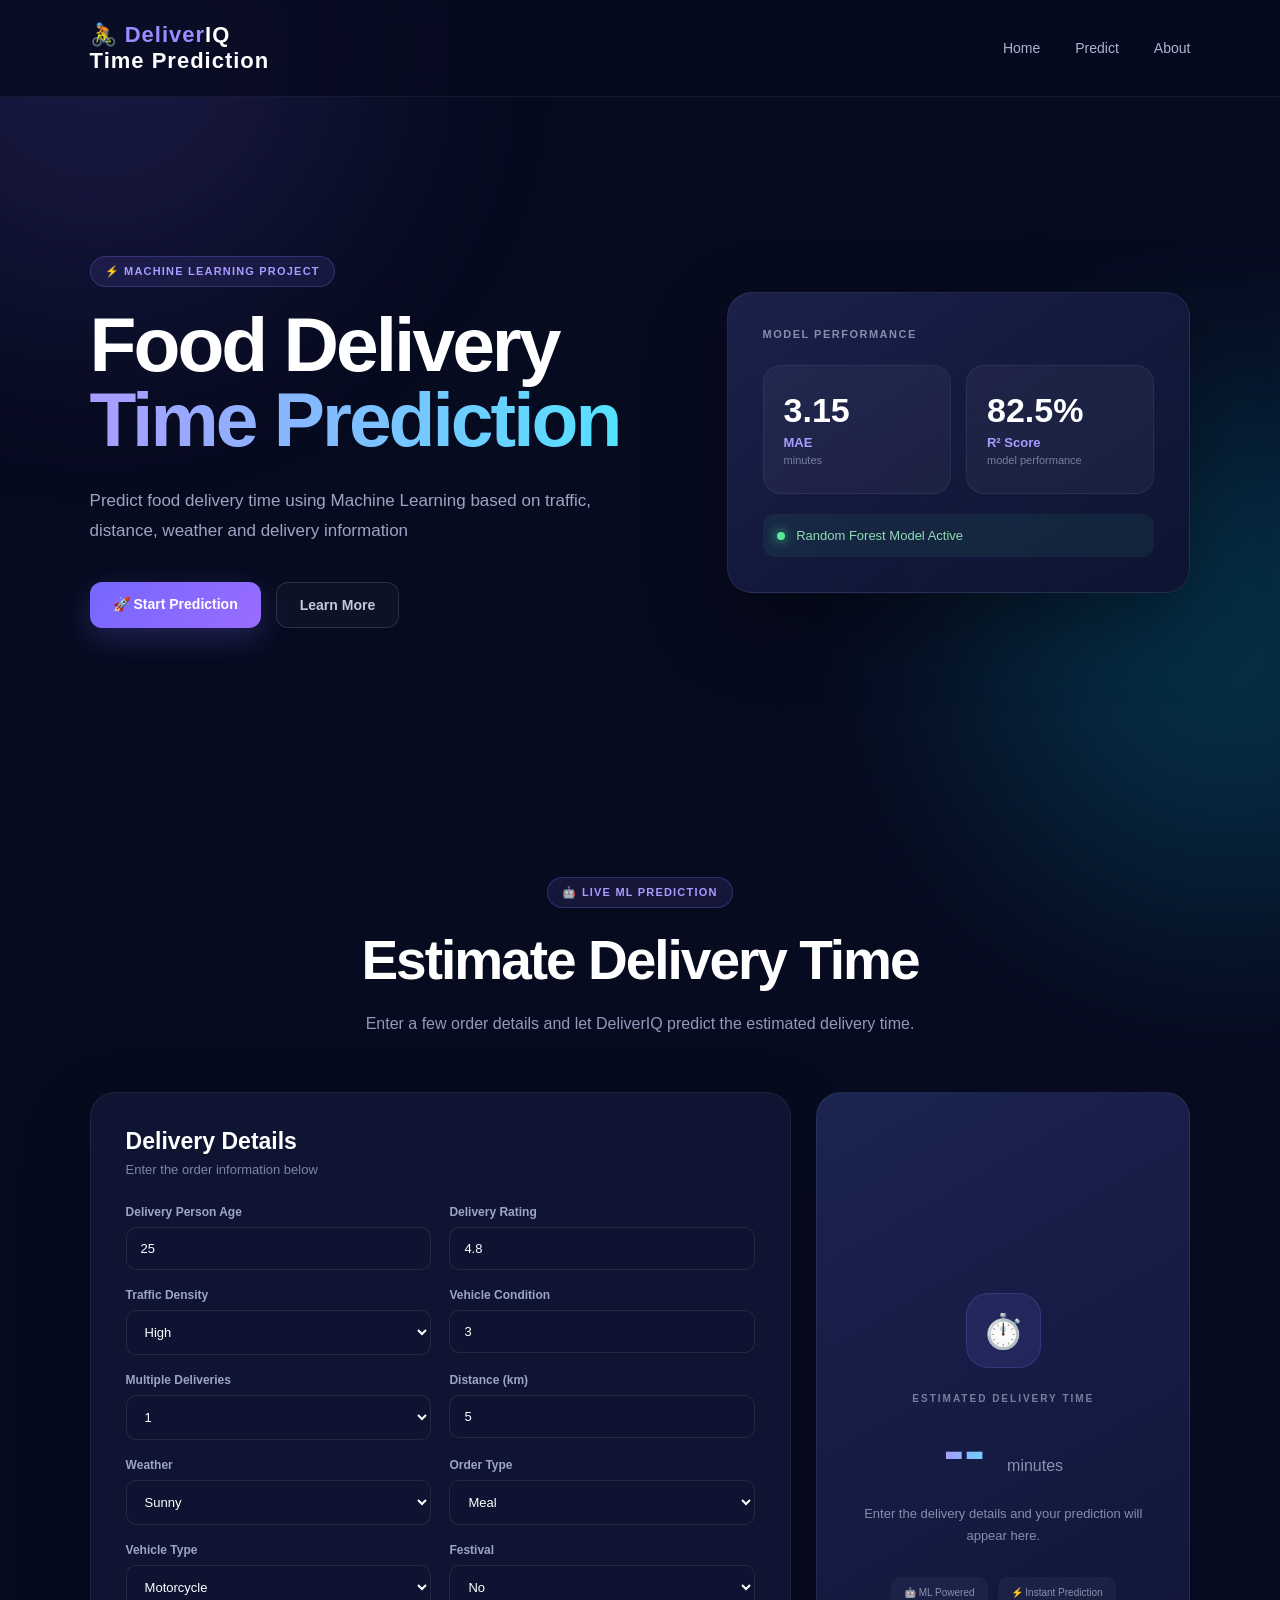
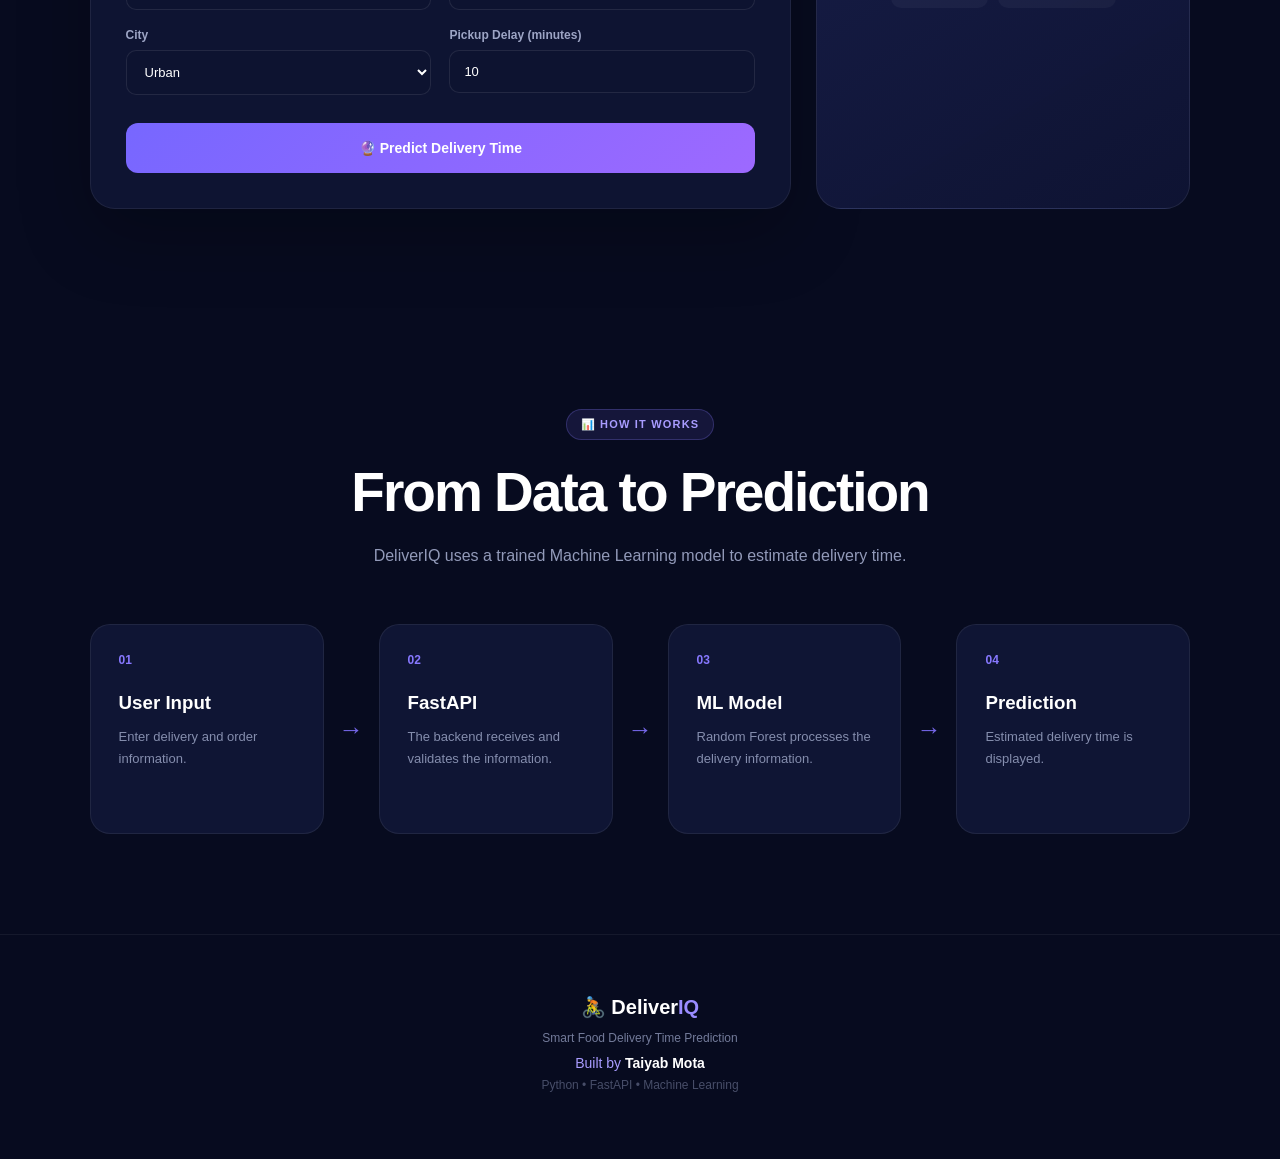
<file: templates/index.html>
<!DOCTYPE html>
<html lang="en">

<head>

    <meta charset="UTF-8">

    <meta name="viewport" content="width=device-width, initial-scale=1.0">

    <title>DeliverIQ | Food Delivery Prediction</title>

    <link rel="stylesheet" href="/static/style.css">

</head>


<body>

    <!-- 🌌 Background -->
    <div class="background-glow glow-one"></div>
    <div class="background-glow glow-two"></div>


    <!-- 🧭 Navbar -->
    <nav class="navbar">

       <div class="logo">
    <div class="brand-name">
        🚴 <span>Deliver</span>IQ
    </div>

    <div class="brand-subtitle">
        Time Prediction
    </div>
</div>

        <div class="nav-links">

            <a href="#home">Home</a>

            <a href="#predict">Predict</a>

            <a href="#about">About</a>

        </div>

    </nav>


    <!-- 🏠 Hero Section -->
    <section class="hero" id="home">

        <div class="hero-text">

            <div class="badge">
                ⚡ MACHINE LEARNING PROJECT
            </div>


            <h1>

              Food Delivery

           <span>Time Prediction</span>

</h1>


            <p>

                Predict food delivery time using Machine Learning
                based on traffic, distance, weather and delivery information

            </p>


            <div class="hero-buttons">

                <a
                    href="#predict"
                    class="primary-btn"
                >

                    🚀 Start Prediction

                </a>


                <a
                    href="#about"
                    class="secondary-btn"
                >

                    Learn More

                </a>

            </div>

        </div>


        <!-- 📊 Model Card -->
        <div class="hero-card">

            <div class="card-title">

                MODEL PERFORMANCE

            </div>


            <div class="stats">

                <div class="stat-box">

                    <h2>3.15</h2>

                    <p>MAE</p>

                    <small>minutes</small>

                </div>


                <div class="stat-box">

                    <h2>82.5%</h2>

                    <p>R² Score</p>

                    <small>model performance</small>

                </div>

            </div>


            <div class="model-status">

                <span class="status-dot"></span>

                Random Forest Model Active

            </div>

        </div>

    </section>


    <!-- 🤖 Prediction Section -->
    <section
        class="prediction-section"
        id="predict"
    >

        <div class="section-heading">

            <div class="badge">

                🤖 LIVE ML PREDICTION

            </div>


            <h2>

                Estimate Delivery Time

            </h2>


            <p>

                Enter a few order details and let
                DeliverIQ predict the estimated delivery time.

            </p>

        </div>


        <div class="prediction-container">


            <!-- 📝 Form -->
            <div class="form-card">

                <h3>

                    Delivery Details

                </h3>


                <p class="form-subtitle">

                    Enter the order information below

                </p>


                <form id="predictionForm">


                    <div class="form-grid">


                        <!-- 👤 Age -->
                        <div class="input-group">

                            <label>
                                Delivery Person Age
                            </label>

                            <input
                                type="number"
                                id="age"
                                value="25"
                                min="18"
                                max="70"
                                required
                            >

                        </div>


                        <!-- ⭐ Rating -->
                        <div class="input-group">

                            <label>
                                Delivery Rating
                            </label>

                            <input
                                type="number"
                                id="rating"
                                value="4.8"
                                min="1"
                                max="5"
                                step="0.1"
                                required
                            >

                        </div>


                        <!-- 🚦 Traffic -->
                        <div class="input-group">

                            <label>
                                Traffic Density
                            </label>

                            <select id="traffic">

                                <option value="Low">
                                    Low
                                </option>

                                <option value="Medium">
                                    Medium
                                </option>

                                <option value="High" selected>
                                    High
                                </option>

                                <option value="Jam">
                                    Jam
                                </option>

                            </select>

                        </div>


                        <!-- 🔧 Vehicle Condition -->
                        <div class="input-group">

                            <label>
                                Vehicle Condition
                            </label>

                            <input
                                type="number"
                                id="vehicleCondition"
                                value="3"
                                min="0"
                                max="5"
                                required
                            >

                        </div>


                        <!-- 📦 Multiple Deliveries -->
                        <div class="input-group">

                            <label>
                                Multiple Deliveries
                            </label>

                            <select id="multipleDeliveries">

                                <option value="0">
                                    0
                                </option>

                                <option value="1" selected>
                                    1
                                </option>

                                <option value="2">
                                    2
                                </option>

                                <option value="3">
                                    3
                                </option>

                            </select>

                        </div>


                        <!-- 📍 Distance -->
                        <div class="input-group">

                            <label>
                                Distance (km)
                            </label>

                            <input
                                type="number"
                                id="distance"
                                value="5"
                                min="0"
                                max="100"
                                step="0.1"
                                required
                            >

                        </div>


                        <!-- 🌤️ Weather -->
                        <div class="input-group">

                            <label>
                                Weather
                            </label>

                            <select id="weather">

                                <option value="Sunny" selected>
                                    Sunny
                                </option>

                                <option value="Cloudy">
                                    Cloudy
                                </option>

                                <option value="Fog">
                                    Fog
                                </option>

                                <option value="Sandstorms">
                                    Sandstorms
                                </option>

                                <option value="Stormy">
                                    Stormy
                                </option>

                                <option value="Windy">
                                    Windy
                                </option>

                            </select>

                        </div>


                        <!-- 🍔 Order Type -->
                        <div class="input-group">

                            <label>
                                Order Type
                            </label>

                            <select id="orderType">

                                <option value="Meal" selected>
                                    Meal
                                </option>

                                <option value="Drinks">
                                    Drinks
                                </option>

                                <option value="Snack">
                                    Snack
                                </option>

                            </select>

                        </div>


                        <!-- 🛵 Vehicle -->
                        <div class="input-group">

                            <label>
                                Vehicle Type
                            </label>

                            <select id="vehicleType">

                                <option
                                    value="motorcycle"
                                    selected
                                >
                                    Motorcycle
                                </option>

                                <option value="scooter">
                                    Scooter
                                </option>

                                <option value="electric_scooter">
                                    Electric Scooter
                                </option>

                            </select>

                        </div>


                        <!-- 🎉 Festival -->
                        <div class="input-group">

                            <label>
                                Festival
                            </label>

                            <select id="festival">

                                <option value="No" selected>
                                    No
                                </option>

                                <option value="Yes">
                                    Yes
                                </option>

                            </select>

                        </div>


                        <!-- 🏙️ City -->
                        <div class="input-group">

                            <label>
                                City
                            </label>

                            <select id="city">

                                <option value="Urban" selected>
                                    Urban
                                </option>

                                <option value="Semi-Urban">
                                    Semi-Urban
                                </option>

                            </select>

                        </div>


                        <!-- ⏱️ Pickup Delay -->
                        <div class="input-group">

                            <label>
                                Pickup Delay (minutes)
                            </label>

                            <input
                                type="number"
                                id="pickupDelay"
                                value="10"
                                min="0"
                                step="0.1"
                                required
                            >

                        </div>


                    </div>


                    <!-- 🚀 Button -->
                    <button
                        type="submit"
                        class="predict-btn"
                        id="predictButton"
                    >

                        🔮 Predict Delivery Time

                    </button>


                </form>

            </div>


            <!-- 🎯 Result -->
            <div class="result-card">

                <div class="result-icon">

                    ⏱️

                </div>


                <p class="result-label">

                    ESTIMATED DELIVERY TIME

                </p>


                <div id="result">

                    <span class="result-number">

                        --

                    </span>

                    <span class="result-unit">

                        minutes

                    </span>

                </div>


                <p id="resultMessage">

                    Enter the delivery details and
                    your prediction will appear here.

                </p>


                <div class="result-info">

                    <div>

                        🤖 ML Powered

                    </div>


                    <div>

                        ⚡ Instant Prediction

                    </div>

                </div>

            </div>

        </div>

    </section>


    <!-- 📊 About Section -->
    <section
        class="about-section"
        id="about"
    >

        <div class="section-heading">

            <div class="badge">

                📊 HOW IT WORKS

            </div>


            <h2>

                From Data to Prediction

            </h2>


            <p>

                DeliverIQ uses a trained Machine Learning
                model to estimate delivery time.

            </p>

        </div>


        <div class="workflow">


            <div class="workflow-card">

                <div class="workflow-number">

                    01

                </div>

                <h3>

                    User Input

                </h3>

                <p>

                    Enter delivery and order information.

                </p>

            </div>


            <div class="workflow-arrow">

                →

            </div>


            <div class="workflow-card">

                <div class="workflow-number">

                    02

                </div>

                <h3>

                    FastAPI

                </h3>

                <p>

                    The backend receives and validates
                    the information.

                </p>

            </div>


            <div class="workflow-arrow">

                →

            </div>


            <div class="workflow-card">

                <div class="workflow-number">

                    03

                </div>

                <h3>

                    ML Model

                </h3>

                <p>

                    Random Forest processes the
                    delivery information.

                </p>

            </div>


            <div class="workflow-arrow">

                →

            </div>


            <div class="workflow-card">

                <div class="workflow-number">

                    04

                </div>

                <h3>

                    Prediction

                </h3>

                <p>

                    Estimated delivery time is displayed.

                </p>

            </div>


        </div>

    </section>


    <!-- 🦶 Footer -->
    <footer>

        <div class="footer-logo">

            🚴 Deliver<span>IQ</span>

        </div>


        <p>

            Smart Food Delivery Time Prediction

        </p>


        <p class="creator">

            Built by
            <strong>Taiyab Mota</strong>

        </p>


        <p class="copyright">

            Python • FastAPI • Machine Learning

        </p>

    </footer>


    <script src="/static/script.js"></script>

</body>

</html>
</file>
<file: static/style.css>
/* 🌌 Global */

* {
    margin: 0;
    padding: 0;
    box-sizing: border-box;
}


html {
    scroll-behavior: smooth;
}


body {

    font-family:
        Inter,
        Arial,
        sans-serif;

    background:
        #070b1f;

    color: #ffffff;

    min-height: 100vh;

    overflow-x: hidden;
}


/* ✨ Background */

.background-glow {

    position: fixed;

    width: 500px;
    height: 500px;

    border-radius: 50%;

    filter: blur(120px);

    opacity: 0.18;

    pointer-events: none;

    z-index: -1;
}


.glow-one {

    background: #6c5ce7;

    top: -200px;
    left: -150px;
}


.glow-two {

    background: #00d9ff;

    right: -200px;
    top: 400px;
}


/* 🧭 Navbar */

.navbar {

    width: 100%;

    padding: 22px 7%;

    display: flex;

    justify-content: space-between;

    align-items: center;

    position: sticky;

    top: 0;

    z-index: 100;

    background:
        rgba(7, 11, 31, 0.78);

    backdrop-filter: blur(15px);

    border-bottom:
        1px solid rgba(255,255,255,0.06);
}


.logo {

    font-size: 22px;

    font-weight: 800;

    letter-spacing: 1px;
}


.logo span {

    color: #9b8cff;
}


.logo .accent {

    color: #8c7cff;
}


.nav-links {

    display: flex;

    gap: 35px;
}


.nav-links a {

    color: #aeb4d0;

    text-decoration: none;

    font-size: 14px;

    transition: 0.3s;
}


.nav-links a:hover {

    color: #ffffff;
}


/* 🏠 Hero */

.hero {

    min-height: 680px;

    padding:
        90px 7%
        80px;

    display: grid;

    grid-template-columns:
        1.1fr
        0.9fr;

    gap: 70px;

    align-items: center;
}


.badge {

    display: inline-block;

    padding: 8px 14px;

    border-radius: 30px;

    background:
        rgba(126, 108, 255, 0.12);

    border:
        1px solid rgba(140, 124, 255, 0.25);

    color: #a99cff;

    font-size: 11px;

    font-weight: 700;

    letter-spacing: 1.2px;

    margin-bottom: 20px;
}


.hero h1 {

    font-size:
        clamp(48px, 6vw, 78px);

    line-height: 0.98;

    letter-spacing: -3px;

    margin-bottom: 28px;
}


.hero h1 span {

    display: block;

    background:
        linear-gradient(
            90deg,
            #a99cff,
            #4ee7ff
        );

    -webkit-background-clip: text;

    color: transparent;
}


.hero-text p {

    max-width: 650px;

    color: #9da5c5;

    font-size: 17px;

    line-height: 1.8;

    margin-bottom: 35px;
}


/* 🔘 Buttons */

.hero-buttons {

    display: flex;

    gap: 15px;

    flex-wrap: wrap;
}


.primary-btn,
.secondary-btn {

    padding: 14px 23px;

    border-radius: 12px;

    text-decoration: none;

    font-weight: 700;

    font-size: 14px;

    transition: 0.3s;
}


.primary-btn {

    color: white;

    background:
        linear-gradient(
            135deg,
            #7667ff,
            #9a6cff
        );

    box-shadow:
        0 10px 30px
        rgba(118,103,255,0.25);
}


.primary-btn:hover {

    transform: translateY(-3px);

    box-shadow:
        0 15px 35px
        rgba(118,103,255,0.4);
}


.secondary-btn {

    color: #c5c9df;

    border:
        1px solid rgba(255,255,255,0.12);

    background:
        rgba(255,255,255,0.03);
}


.secondary-btn:hover {

    background:
        rgba(255,255,255,0.08);
}


/* 📊 Hero Card */

.hero-card {

    padding: 35px;

    border-radius: 25px;

    background:
        linear-gradient(
            145deg,
            rgba(30,37,83,0.85),
            rgba(14,18,48,0.9)
        );

    border:
        1px solid rgba(255,255,255,0.08);

    box-shadow:
        0 30px 80px
        rgba(0,0,0,0.35);
}


.card-title {

    color: #858daa;

    font-size: 11px;

    font-weight: 700;

    letter-spacing: 1.5px;

    margin-bottom: 25px;
}


.stats {

    display: grid;

    grid-template-columns: 1fr 1fr;

    gap: 15px;
}


.stat-box {

    padding: 25px 20px;

    border-radius: 18px;

    background:
        rgba(255,255,255,0.045);

    border:
        1px solid rgba(255,255,255,0.06);
}


.stat-box h2 {

    font-size: 34px;

    color: #ffffff;

    margin-bottom: 5px;
}


.stat-box p {

    color: #a99cff;

    font-weight: 700;

    font-size: 13px;
}


.stat-box small {

    color: #777f9e;

    font-size: 11px;
}


.model-status {

    margin-top: 20px;

    padding: 14px;

    border-radius: 12px;

    background:
        rgba(80,220,150,0.07);

    color: #8fdcb4;

    font-size: 13px;
}


.status-dot {

    display: inline-block;

    width: 8px;
    height: 8px;

    background: #55e99c;

    border-radius: 50%;

    margin-right: 8px;

    box-shadow:
        0 0 12px #55e99c;
}


/* 🤖 Prediction */

.prediction-section,
.about-section {

    padding:
        100px 7%;
}


.section-heading {

    text-align: center;

    max-width: 700px;

    margin:
        0 auto 55px;
}


.section-heading h2 {

    font-size:
        clamp(35px, 5vw, 55px);

    letter-spacing: -2px;

    margin-bottom: 18px;
}


.section-heading p {

    color: #929ab9;

    line-height: 1.7;
}


/* 📦 Prediction Container */

.prediction-container {

    max-width: 1250px;

    margin: auto;

    display: grid;

    grid-template-columns:
        1.5fr
        0.8fr;

    gap: 25px;
}


/* 📝 Form Card */

.form-card {

    padding: 35px;

    border-radius: 25px;

    background:
        rgba(17,23,55,0.82);

    border:
        1px solid rgba(255,255,255,0.07);

    box-shadow:
        0 25px 70px
        rgba(0,0,0,0.25);
}


.form-card h3 {

    font-size: 23px;

    margin-bottom: 7px;
}


.form-subtitle {

    color: #7e86a5;

    font-size: 13px;

    margin-bottom: 28px;
}


.form-grid {

    display: grid;

    grid-template-columns:
        1fr 1fr;

    gap: 18px;
}


.input-group {

    display: flex;

    flex-direction: column;

    gap: 8px;
}


.input-group label {

    color: #9da5c5;

    font-size: 12px;

    font-weight: 600;
}


.input-group input,
.input-group select {

    width: 100%;

    padding: 13px 14px;

    border-radius: 10px;

    border:
        1px solid rgba(255,255,255,0.09);

    background:
        #0d1330;

    color: #ffffff;

    outline: none;

    font-size: 13px;

    transition: 0.25s;
}


.input-group input:focus,
.input-group select:focus {

    border-color: #8172ff;

    box-shadow:
        0 0 0 3px
        rgba(129,114,255,0.1);
}


.date-row {

    margin-top: 18px;

    display: grid;

    grid-template-columns:
        repeat(3, 1fr);

    gap: 18px;
}


.predict-btn {

    width: 100%;

    border: none;

    margin-top: 28px;

    padding: 17px;

    border-radius: 12px;

    background:
        linear-gradient(
            135deg,
            #7767ff,
            #9d69ff
        );

    color: white;

    font-size: 14px;

    font-weight: 800;

    cursor: pointer;

    transition: 0.3s;
}


.predict-btn:hover {

    transform: translateY(-2px);

    box-shadow:
        0 12px 35px
        rgba(119,103,255,0.35);
}


/* 🎯 Result Card */

.result-card {

    min-height: 500px;

    padding: 35px;

    border-radius: 25px;

    display: flex;

    flex-direction: column;

    align-items: center;

    justify-content: center;

    text-align: center;

    background:
        linear-gradient(
            150deg,
            rgba(30,38,87,0.9),
            rgba(15,20,52,0.95)
        );

    border:
        1px solid rgba(255,255,255,0.08);
}


.result-icon {

    width: 75px;
    height: 75px;

    display: flex;

    align-items: center;
    justify-content: center;

    border-radius: 22px;

    font-size: 34px;

    background:
        rgba(132,116,255,0.12);

    border:
        1px solid rgba(132,116,255,0.2);

    margin-bottom: 25px;
}


.result-label {

    color: #777f9d;

    font-size: 10px;

    letter-spacing: 2px;

    font-weight: 700;

    margin-bottom: 10px;
}


#result {

    margin-bottom: 18px;
}


.result-number {

    font-size: 62px;

    font-weight: 800;

    background:
        linear-gradient(
            90deg,
            #a99cff,
            #54e7ff
        );

    -webkit-background-clip: text;

    color: transparent;
}


.result-unit {

    color: #8991b0;

    font-size: 16px;

    margin-left: 5px;
}


#resultMessage {

    max-width: 280px;

    color: #858eae;

    line-height: 1.7;

    font-size: 13px;
}


.result-info {

    display: flex;

    gap: 10px;

    margin-top: 30px;
}


.result-info div {

    padding: 10px 13px;

    border-radius: 10px;

    background:
        rgba(255,255,255,0.04);

    color: #8991ae;

    font-size: 10px;
}


/* 📊 Workflow */

.workflow {

    max-width: 1200px;

    margin: auto;

    display: flex;

    align-items: center;

    justify-content: center;

    gap: 15px;
}


.workflow-card {

    flex: 1;

    padding: 28px;

    min-height: 210px;

    border-radius: 20px;

    background:
        rgba(18,24,58,0.8);

    border:
        1px solid rgba(255,255,255,0.07);
}


.workflow-number {

    color: #8778ff;

    font-weight: 800;

    font-size: 12px;

    margin-bottom: 25px;
}


.workflow-card h3 {

    margin-bottom: 12px;
}


.workflow-card p {

    color: #858eae;

    font-size: 13px;

    line-height: 1.7;
}


.workflow-arrow {

    color: #7567e8;

    font-size: 25px;
}


/* 🦶 Footer */

footer {

    padding: 60px 7%;

    text-align: center;

    border-top:
        1px solid rgba(255,255,255,0.06);
}


.footer-logo {

    font-size: 20px;

    font-weight: 800;

    margin-bottom: 12px;
}


.footer-logo span {

    color: #9a8cff;
}


footer p {

    color: #737b9a;

    font-size: 12px;

    margin-bottom: 7px;
}


.copyright {

    opacity: 0.6;
}


/* 📱 Responsive */

@media (max-width: 950px) {

    .hero {

        grid-template-columns: 1fr;

    }

    .prediction-container {

        grid-template-columns: 1fr;

    }

    .workflow {

        flex-direction: column;

    }

    .workflow-arrow {

        transform: rotate(90deg);

    }

}


@media (max-width: 650px) {

    .nav-links {

        display: none;

    }

    .hero {

        padding-top: 60px;

    }

    .hero h1 {

        font-size: 45px;

    }

    .form-grid {

        grid-template-columns: 1fr;

    }

    .date-row {

        grid-template-columns: 1fr 1fr;

    }

    .stats {

        grid-template-columns: 1fr;

    }

    .form-card,
    .result-card {

        padding: 22px;

    }

}
.creator {
    color: #a99cff;
    font-size: 14px;
    margin-top: 10px;
}

.creator strong {
    color: #ffffff;
}
</file>
